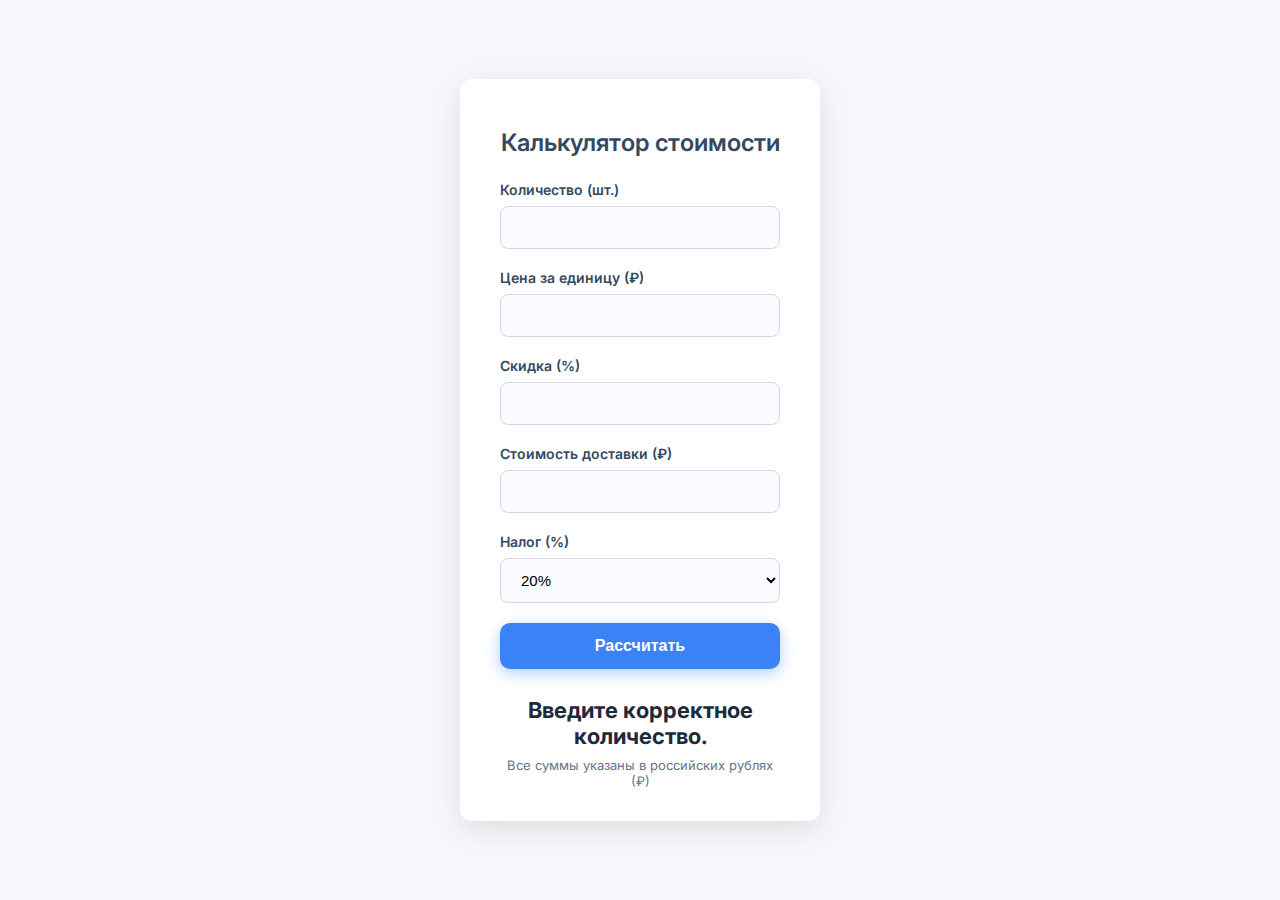
<file: Кильметов2105/cost/index.html>
<!DOCTYPE html>
<html lang="ru">
<head>
<meta charset="UTF-8" />
<meta name="viewport" content="width=device-width, initial-scale=1" />
<title>Калькулятор стоимости</title>
<style>
  @import url('https://fonts.googleapis.com/css2?family=Inter:wght@400;600&display=swap');
  * {
    box-sizing: border-box;
  }
  body {
    margin: 0;
    background: #f5f7fa;
    font-family: 'Inter', sans-serif;
    color: #2c3e50;
    display: flex;
    align-items: center;
    justify-content: center;
    height: 100vh;
  }
  .calculator {
    background: #fff;
    border-radius: 12px;
    box-shadow: 0 8px 30px rgba(0,0,0,0.1);
    padding: 32px 40px;
    width: 360px;
  }
  .calculator h1 {
    font-weight: 600;
    font-size: 24px;
    margin-bottom: 24px;
    text-align: center;
    color: #34495e;
  }
  label {
    display: block;
    font-weight: 600;
    margin-bottom: 8px;
    font-size: 14px;
    color: #34495e;
  }
  input[type="number"], select {
    width: 100%;
    padding: 12px 16px;
    font-size: 15px;
    border-radius: 8px;
    border: 1.5px solid #d1d9e6;
    background: #f9fbff;
    transition: border-color 0.3s ease;
    outline-offset: 2px;
    outline-color: transparent;
  }
  input[type="number"]:focus, select:focus {
    border-color: #3b82f6;
    outline-color: #3b82f6;
    background: #fff;
  }
  .row {
    margin-bottom: 20px;
  }
  button {
    width: 100%;
    padding: 14px 0;
    background: #3b82f6;
    border: none;
    border-radius: 10px;
    font-weight: 600;
    color: white;
    font-size: 16px;
    cursor: pointer;
    box-shadow: 0 4px 15px rgba(59,130,246,0.4);
    transition: background-color 0.3s ease;
  }
  button:hover {
    background: #2563eb;
  }
  .result {
    margin-top: 28px;
    font-weight: 700;
    font-size: 22px;
    color: #1e293b;
    text-align: center;
    user-select: none;
  }
  .note {
    margin-top: 8px;
    font-size: 13px;
    color: #64748b;
    text-align: center;
  }
</style>
</head>
<body>
  <section class="calculator" aria-label="Калькулятор стоимости">
    <h1>Калькулятор стоимости</h1>

    <div class="row">
      <label for="quantity">Количество (шт.)</label>
      <input type="number" id="quantity" min="1" />
    </div>

    <div class="row">
      <label for="unitPrice">Цена за единицу (₽)</label>
      <input type="number" id="unitPrice" min="0" step="0.01"  />
    </div>

    <div class="row">
      <label for="discount">Скидка (%)</label>
      <input type="number" id="discount" min="0" max="100" step="0.1"  />
    </div>

    <div class="row">
      <label for="delivery">Стоимость доставки (₽)</label>
      <input type="number" id="delivery" min="0" step="0.01"  />
    </div>

    <div class="row">
      <label for="tax">Налог (%)</label>
      <select id="tax">
        <option value="0">Без налога</option>
        <option value="5">5%</option>
        <option value="10">10%</option>
        <option value="20" selected>20%</option>
      </select>
    </div>

    <button id="calcBtn" type="button">Рассчитать</button>

    <div class="result" id="result" aria-live="polite" aria-atomic="true"></div>
    <div class="note">Все суммы указаны в российских рублях (₽)</div>
  </section>

<script>
  // Функция форматирования суммы в рублях с разделением тысяч
  function formatRub(value) {
    return value.toLocaleString('ru-RU', {
      style: 'currency',
      currency: 'RUB',
      minimumFractionDigits: 2,
      maximumFractionDigits: 2
    });
  }

  // Основная функция расчёта стоимости
  function calculateCost() {
    const quantity = parseInt(document.getElementById('quantity').value, 10);
    const unitPrice = parseFloat(document.getElementById('unitPrice').value);
    const discountPercent = parseFloat(document.getElementById('discount').value);
    const deliveryCost = parseFloat(document.getElementById('delivery').value);
    const taxPercent = parseFloat(document.getElementById('tax').value);

    if (isNaN(quantity) || quantity < 1) {
      showResult('Введите корректное количество.');
      return;
    }
    if (isNaN(unitPrice) || unitPrice < 0) {
      showResult('Введите корректную цену за единицу.');
      return;
    }
    if (isNaN(discountPercent) || discountPercent < 0 || discountPercent > 100) {
      showResult('Введите корректный процент скидки (0-100).');
      return;
    }
    if (isNaN(deliveryCost) || deliveryCost < 0) {
      showResult('Введите корректную стоимость доставки.');
      return;
    }
    if (isNaN(taxPercent) || taxPercent < 0) {
      showResult('Введите корректный налог.');
      return;
    }

    // Подсчёт суммы без скидки
    let subtotal = quantity * unitPrice;

    // Применение скидки
    let discountAmount = subtotal * (discountPercent / 100);
    let afterDiscount = subtotal - discountAmount;

    // Добавление стоимости доставки
    let withDelivery = afterDiscount + deliveryCost;

    // Добавление налога
    let taxAmount = withDelivery * (taxPercent / 100);
    let total = withDelivery + taxAmount;

    // Формируем вывод
    const resultHtml = `
      <div>Стоимость без скидки: <strong>${formatRub(subtotal)}</strong></div>
      <div>Скидка: <strong>${formatRub(discountAmount)}</strong></div>
      <div>Стоимость с учётом скидки: <strong>${formatRub(afterDiscount)}</strong></div>
      <div>Доставка: <strong>${formatRub(deliveryCost)}</strong></div>
      <div>Налог (${taxPercent}%): <strong>${formatRub(taxAmount)}</strong></div>
      <hr style="margin: 12px 0; border-color: #e2e8f0;" />
      <div>Итоговая стоимость: <strong style="font-size: 24px; color: #2563eb;">${formatRub(total)}</strong></div>
    `;
    showResult(resultHtml);
  }

  // Функция вывода результата в блок с id="result"
  function showResult(html) {
    const resultDiv = document.getElementById('result');
    resultDiv.innerHTML = html;
  }

  // Назначаем обработчик кнопке рассчёта
  document.getElementById('calcBtn').addEventListener('click', calculateCost);

  // Автоматический расчёт при загрузке страницы
  window.addEventListener('load', calculateCost);
</script>
</body>
</html>
</file>
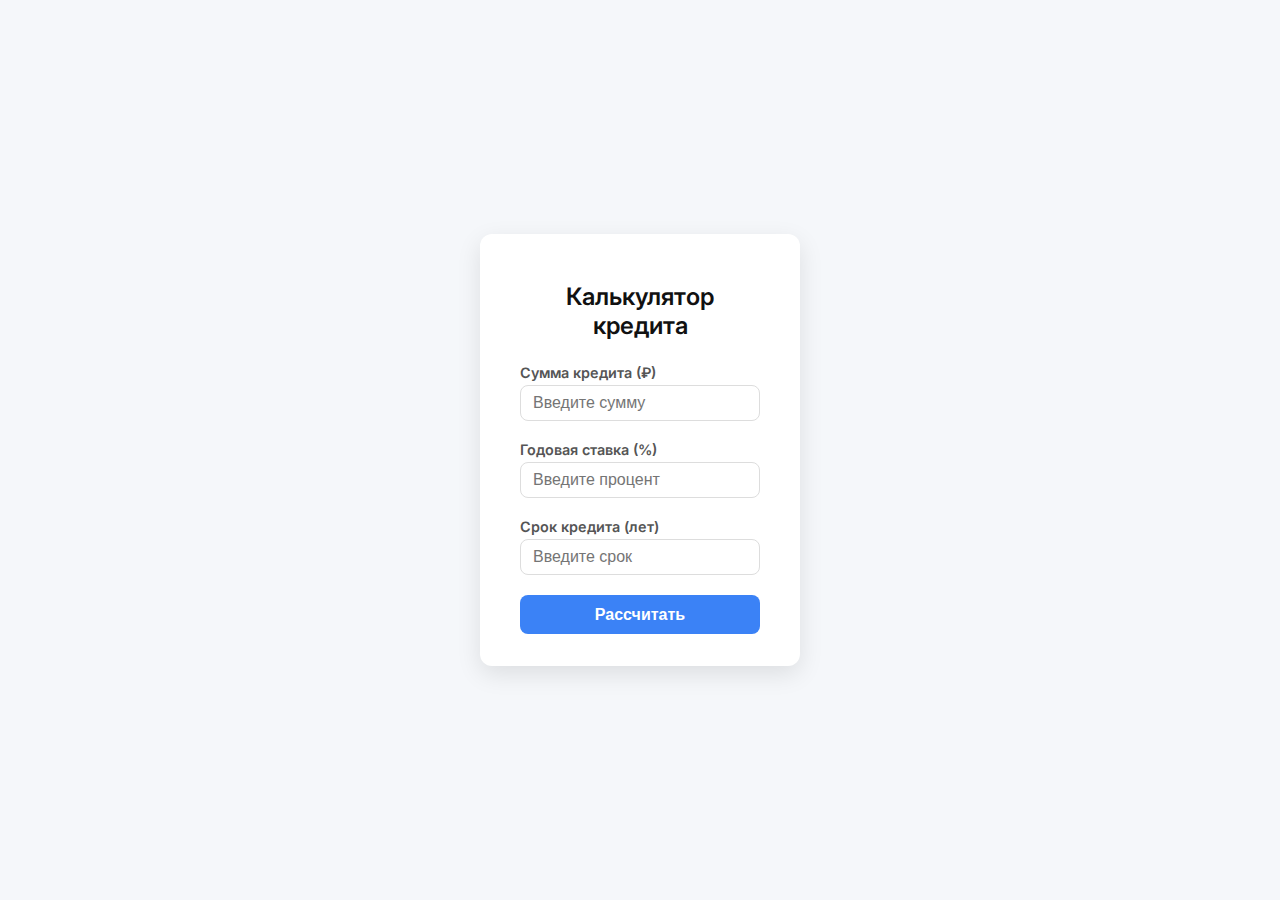
<file: Кильметов2105/loan/index.html>
<!DOCTYPE html>
<html lang="ru">
<head>
<meta charset="UTF-8" />
<meta name="viewport" content="width=device-width, initial-scale=1" />
<title>Калькулятор кредита</title>
<style>
  @import url('https://fonts.googleapis.com/css2?family=Inter:wght@400;600&display=swap');
  * {
    box-sizing: border-box;
  }
  body {
    margin: 0;
    background: #f5f7fa;
    font-family: 'Inter', sans-serif;
    display: flex;
    justify-content: center;
    align-items: center;
    height: 100vh;
    color: #222;
  }
  .container {
    background: #fff;
    border-radius: 12px;
    box-shadow: 0 8px 24px rgba(0,0,0,0.1);
    padding: 2rem 2.5rem;
    width: 320px;
  }
  h1 {
    font-weight: 600;
    font-size: 1.5rem;
    margin-bottom: 1.5rem;
    text-align: center;
    color: #111;
  }
  label {
    display: block;
    font-weight: 600;
    font-size: 0.9rem;
    margin-bottom: 0.25rem;
    color: #555;
  }
  input[type="number"] {
    width: 100%;
    padding: 0.5rem 0.75rem;
    border: 1.5px solid #ddd;
    border-radius: 8px;
    font-size: 1rem;
    transition: border-color 0.3s ease;
  }
  input[type="number"]:focus {
    border-color: #3b82f6;
    outline: none;
  }
  .input-group {
    margin-bottom: 1.25rem;
  }
  button {
    width: 100%;
    background: #3b82f6;
    color: white;
    font-weight: 600;
    font-size: 1rem;
    border: none;
    border-radius: 8px;
    padding: 0.65rem 0;
    cursor: pointer;
    transition: background-color 0.3s ease;
  }
  button:hover {
    background: #2563eb;
  }
  .result {
    margin-top: 1.5rem;
    background: #eef4ff;
    border-radius: 8px;
    padding: 1rem 1.25rem;
    font-size: 1rem;
    color: #1e40af;
    text-align: center;
    user-select: none;
  }
  .result span {
    font-weight: 600;
  }
</style>
</head>
<body>
  <div class="container" role="main" aria-label="Калькулятор кредита">
    <h1>Калькулятор кредита</h1>
    <form id="loan-form" novalidate>
      <div class="input-group">
        <label for="amount">Сумма кредита (₽)</label>
        <input type="number" id="amount" name="amount" min="1" step="1000" required placeholder="Введите сумму" />
      </div>
      <div class="input-group">
        <label for="interest">Годовая ставка (%)</label>
        <input type="number" id="interest" name="interest" min="0" step="0.01" required placeholder="Введите процент" />
      </div>
      <div class="input-group">
        <label for="years">Срок кредита (лет)</label>
        <input type="number" id="years" name="years" min="1" step="1" required placeholder="Введите срок" />
      </div>
      <button type="submit" aria-label="Рассчитать платеж">Рассчитать</button>
    </form>
    <div id="result" class="result" aria-live="polite" aria-atomic="true" hidden></div>
  </div>

<script>
  const form = document.getElementById('loan-form');
  const resultDiv = document.getElementById('result');

  form.addEventListener('submit', function(e) {
    e.preventDefault();

    // Получаем и парсим значения из формы
    const amount = parseFloat(form.amount.value.replace(/\s/g, ''));
    const annualInterest = parseFloat(form.interest.value);
    const years = parseInt(form.years.value, 10);

    // Проверка валидности введенных данных
    if (
      isNaN(amount) || amount <= 0 ||
      isNaN(annualInterest) || annualInterest < 0 ||
      isNaN(years) || years <= 0
    ) {
      resultDiv.hidden = false;
      resultDiv.style.color = '#dc2626'; // красный для ошибок
      resultDiv.textContent = 'Пожалуйста, введите корректные значения во все поля.';
      return;
    }

    // Месячная процентная ставка
    const monthlyInterest = annualInterest / 100 / 12;
    // Общее число платежей
    const n = years * 12;

    // Формула аннуитетного платежа
    let monthlyPayment;
    if (monthlyInterest === 0) {
      monthlyPayment = amount / n;
    } else {
      monthlyPayment = (amount * monthlyInterest) / (1 - Math.pow(1 + monthlyInterest, -n));
    }

    // Общая сумма выплат и переплата
    const totalPayment = monthlyPayment * n;
    const overpayment = totalPayment - amount;

    // Форматируем числа с разделителем тысяч и двумя знаками после запятой
    function formatRub(num) {
      return num.toLocaleString('ru-RU', {minimumFractionDigits: 2, maximumFractionDigits: 2}) + ' ₽';
    }

    // Вывод результата
    resultDiv.style.color = '#1e40af';
    resultDiv.hidden = false;
    resultDiv.innerHTML =
      `<div>Ежемесячный платеж: <span>${formatRub(monthlyPayment)}</span></div>` +
      `<div>Общая сумма выплат: <span>${formatRub(totalPayment)}</span></div>` +
      `<div>Переплата по кредиту: <span>${formatRub(overpayment)}</span></div>`;
  });
</script>
</body>
</html>
</file>
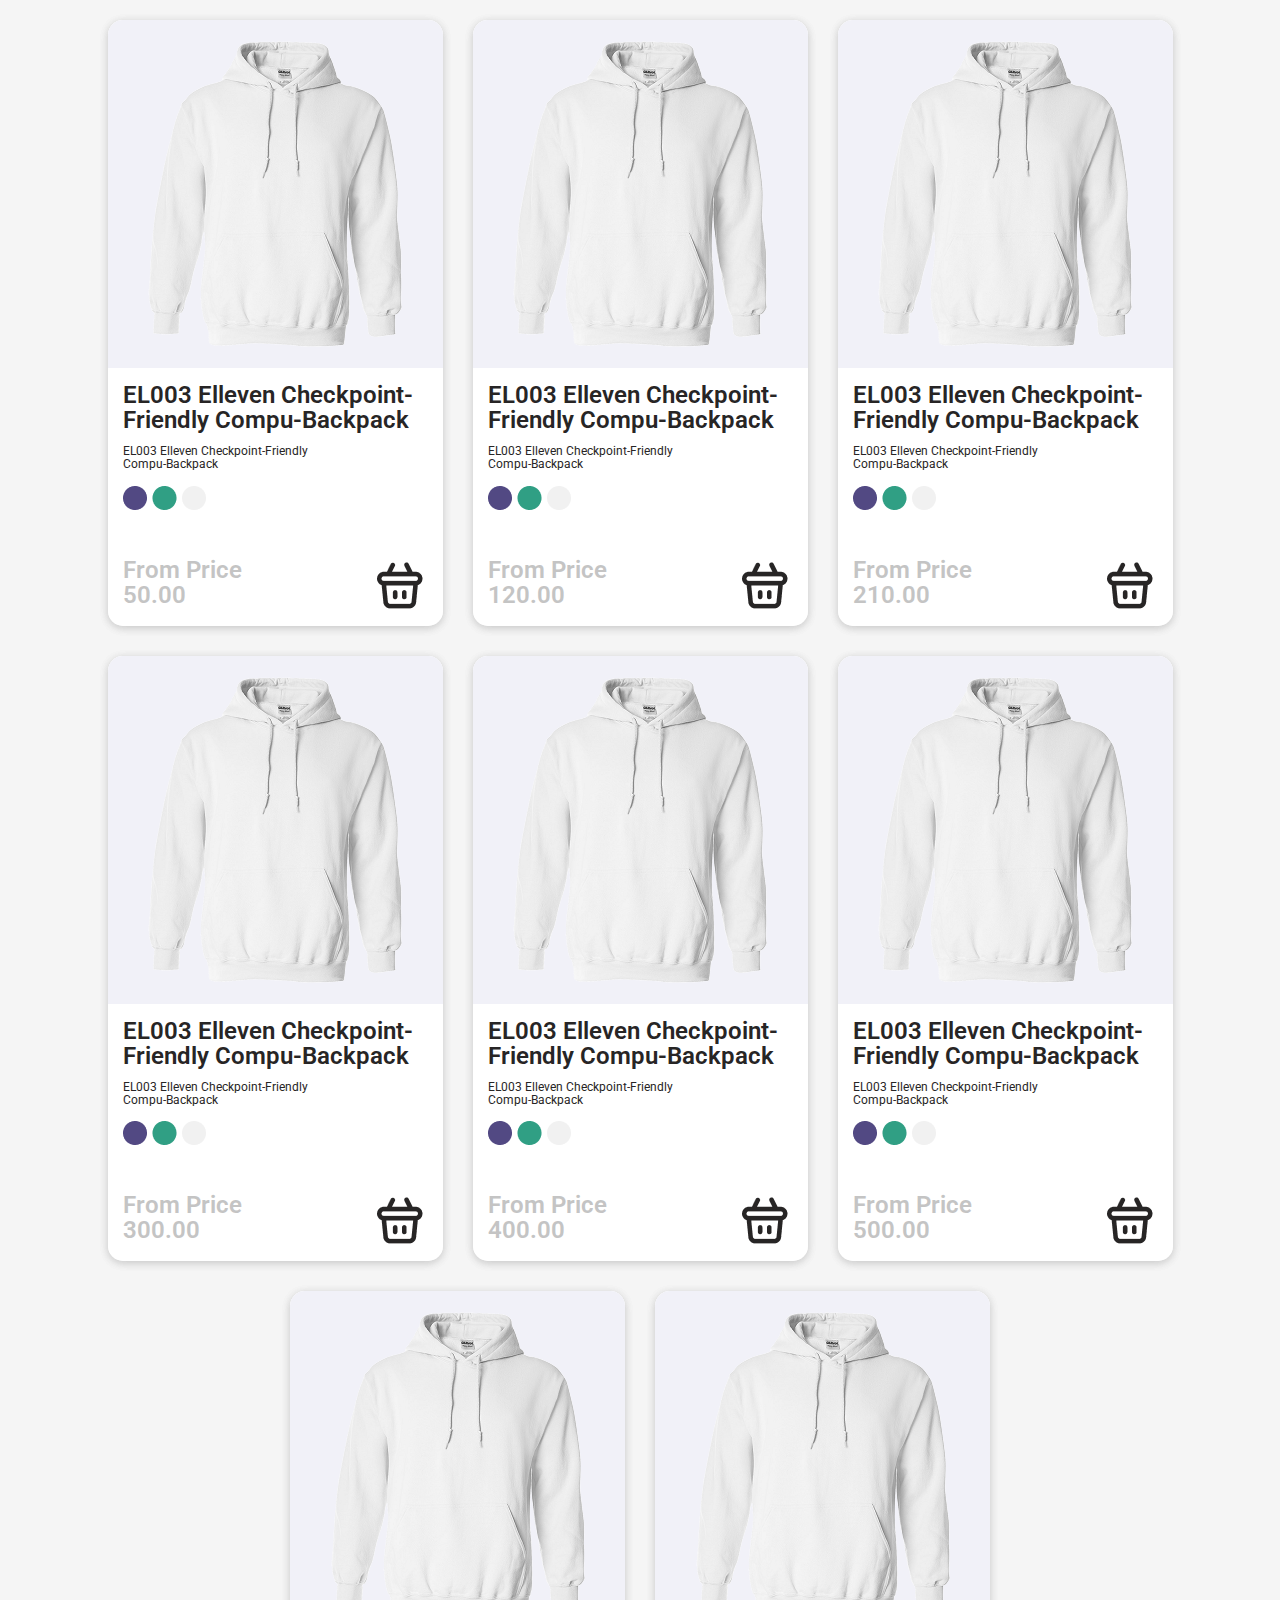
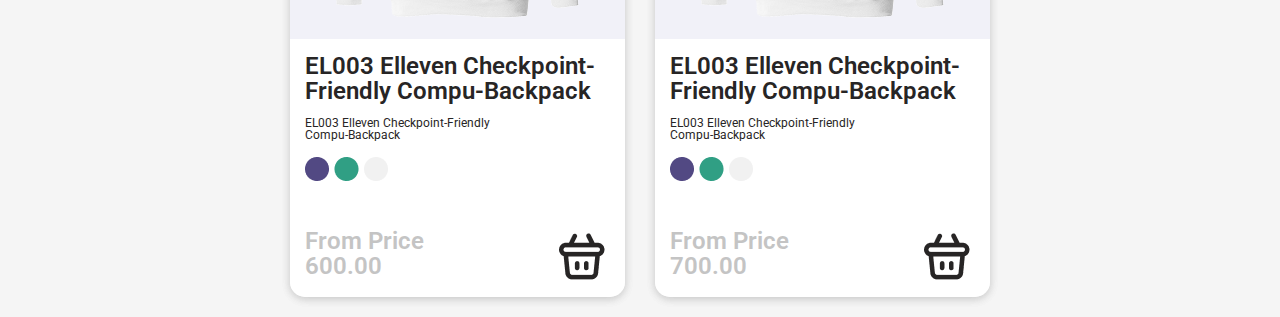
<file: Кильметов2105/maket2/index.html>
<!DOCTYPE html>
<html lang="ru">
<head>
    <meta charset="UTF-8">
    <meta name="viewport" content="width=device-width, initial-scale=1.0">
    <link rel="stylesheet" href="./style.css">
    <title>Каталог товаров</title>
</head>
<body>
    <div class="container">
        <div class="catalog" id="catalog">
        </div>
        <div class="modal-overlay" id="cart-modal">
          <div class="cart-modal">
            <div class="korzina">
              <div class="order-form">
                <p class="form-title">Оформить заказа</p>
                <p class="contact">Введите свои контактные данные, и наш <br> менеджер свяжется с Вами в течении 1 часа</p>
                <div class="form-group">
                    <input type="text" id="name" placeholder="Введите ваше имя">
                </div>
                <div class="form-group">
                    <input type="tel" id="phone" placeholder="Введите ваш телефон">
                </div>
                <div class="form-group">
                    <input type="text" id="address" placeholder="Введите адрес доставки">
                </div>
                <button class="zakaz-btn">Заказать</button>
                <div class="btd">
                <p class="bot-text">Натискаючи "Підтвердити замовлення", Ви даєте <br>згоду на обробку Ваших персональних даних</p>
              </div>
            </div>
            <div class="palka-vniz"></div>
            <div class="ks">
              <div class="korz-title">
              <div class="cart-header">
                  <div class="cart-title form-title">Корзина</div>
                  <div class="cart-total contact">Всего: <span id="total-amount">0.00</span></div>
                  
              </div>
              <button class="close-btn" id="close-cart"><img src="./img/close.png" alt=""></button>
            </div>
              
              <div class="cart-items" id="cart-items">
                  <div class="empty-cart">Корзина пуста</div>
              </div>
            </div>
          </div>
        </div>
      </div>
    </div>
    <script src="./script.js"></script>
</body>
</html>
</file>
<file: Кильметов2105/maket2/style.css>
@import url("https://fonts.googleapis.com/css2?family=Roboto:ital,wght@0,100..900;1,100..900&display=swap");

* {
  margin: 0;
  padding: 0;
  box-sizing: border-box;
  font-family: "Roboto", sans-serif;
}

body {
  background-color: #f5f5f5;
  padding: 20px;
}

.container {
  max-width: 1500px;
  margin: 0 auto;
  gap: 20px;
}

.catalog {
  display: flex;
  gap: 30px;
  flex-wrap: wrap;
  justify-content: center;
}

.product-card {
  box-shadow: 0 2px 10px rgba(0, 0, 0, 0.1);
  transition: transform 0.3s;
}

.product-card:hover {
  transform: translateY(-5px);
}

.product-price {
  font-weight: bold;
  color: #333;
  margin-bottom: 15px;
}

.add-to-cart {
  border: none;
  background: none;
}

.quantity-control {
  display: flex;
  max-width: 90px;
  align-items: center;
  border: 1px solid #ddd;
  border-radius: 20px;
  overflow: hidden;
}

.quantity-btn {
  background-color: #f5f5f5;
  border: none;
  width: 30px;
  height: 30px;
  display: flex;
  align-items: center;
  justify-content: center;
  cursor: pointer;
  font-size: 16px;
}

.quantity-btn:hover {
  background-color: #e0e0e0;
}

.quantity-value {
  width: 30px;
  text-align: center;
  border: none;
  border-left: 1px solid #ddd;
  border-right: 1px solid #ddd;
}

.remove-btn {
  background: none;
  border: none;
  color: #ff5252;
  cursor: pointer;
  font-size: 18px;
  display: flex;
  align-items: center;
}

.empty-cart {
  color: #999;
  text-align: center;
  padding: 20px 0;
}

.checkout-btn {
  width: 100%;
  padding: 12px;
  background-color: #2196f3;
  color: white;
  border: none;
  border-radius: 5px;
  margin-top: 20px;
  cursor: pointer;
  font-weight: bold;
}

.checkout-btn:hover {
  background-color: #0b7dda;
}

.cart-item-total {
  font-weight: bold;
  min-width: 70px;
  text-align: right;
}

ul {
  list-style: none;
  display: flex;
  gap: 5px;
}

.product-title {
  color: #272525;
  font-size: 24px;
  font-style: normal;
  font-weight: 600;
  line-height: 105.5%; /* 25.32px */
  max-width: 320px;
}

.desc {
  color: var(--main-black, #272525);
  font-size: 12px;
  font-style: normal;
  font-weight: 400;
  line-height: 105.5%; /* 12.66px */
  max-width: 220px;
  margin-top: 12px;
}

.img-section {
  background: #f1f1f8;
  display: flex;
  justify-content: center;
  border-radius: 15px 15px 0 0;
}

.product-card {
  border-radius: 15px;
  background: #fff;
}

.text-section {
  padding-top: 15px;
  padding-left: 15px;
}

.text-section p {
  margin-bottom: 15px;
}

.price-buy-section {
  display: flex;
  justify-content: space-between;
  padding: 44px 15px 10px 15px;
  position: relative;
  top: 0;
}

.price-buy-section p {
  color: #c4c4c4;
  font-size: 24px;
  font-style: normal;
  font-weight: 600;
  line-height: 105.5%; /* 25.32px */
}

.modal-overlay {
  position: fixed;
  top: 0;
  left: 0;
  right: 0;
  bottom: 0;
  background-color: rgba(0, 0, 0, 0.5);
  display: flex;
  justify-content: center;
  align-items: center;
  z-index: 1000;
  opacity: 0;
  visibility: hidden;
  transition: all 0.3s ease;
}

.modal-overlay.active {
  opacity: 1;
  visibility: visible;
}

.cart-modal {
  background-color: white;
  border-radius: 10px;
  max-height: 90vh;
  display: flex;
  flex-direction: column;
  box-shadow: 0 5px 15px rgba(0, 0, 0, 0.3);
  transform: translateY(-20px);
  transition: transform 0.3s ease;
  min-width: 1180px;
}

.modal-overlay.active .cart-modal {
  transform: translateY(0);
}

.korzina {
  display: flex;
}

.form-title {
  color: #272525;
  font-size: 36px;
  font-style: normal;
  font-weight: 700;
  line-height: normal;
  margin-bottom: 19px;
}

.contact {
  color: #454747;
  font-size: 16px;
  font-style: normal;
  font-weight: 400;
  line-height: normal;
  margin-bottom: 40px;
}

.form-group input {
  outline: none;
  border: none;
  border-bottom: 1px solid #454747;
  width: 280px;
  padding: 3px;
  color: #454747;
  font-size: 16px;
  font-style: normal;
  font-weight: 400;
  line-height: normal;
  margin-bottom: 20px;
}

.form-group input::placeholder {
  color: #454747;
  font-size: 16px;
  font-style: normal;
  font-weight: 400;
  line-height: normal;
  opacity: 0.5;
}

.bot-text {
  color: #737373;
  text-align: center;
  font-size: 10px;
  font-style: normal;
  font-weight: 400;
  line-height: 130.5%; /* 13.05px */
  letter-spacing: 0.075px;
}

.zakaz-btn {
  color: var(--white, #fff);
  text-align: center;
  font-size: 16px;
  font-style: normal;
  font-weight: 500;
  line-height: 140%; /* 22.4px */
  border-radius: 60px;
  background: #309f85;
  border: none;
  padding: 16px 97px;
  margin: 1px 0 16px;
}

.order-form {
  padding: 55px 41px 97px 71px;
}

.btd {
  display: flex;
  margin-left: 10px;
}

.palka-vniz {
  width: 2px;
  background: #454747;
  margin: 36px 0 36px;
}

.ks {
  padding: 55px 41px 97px 46px;
}

.ks .contact,
.form-title {
  margin-bottom: 10px;
}

.korz-title {
  display: flex;
  justify-content: space-between;
}

.close-btn {
  background: none;
  border: none;
  position: absolute;
  top: 10px;
  right: 15px;
}

.cart-item-info img {
  width: 70x;
  height: 70px;
  flex-shrink: 0;
}

.cart-item-info {
  display: flex;
  gap: 20px;
}

.cart-item-name {
  max-width: 280px;
  color: #272525;
  font-size: 16px;
  font-style: normal;
  font-weight: 600;
  line-height: normal;
}

.col img {
  width: 16px;
  height: 16px;
  flex-shrink: 0;
}

.col {
  display: flex;
  gap: 15px;
  margin-top: 5px;
}

.cart-item {
  display: flex;
}

.cart-item-total {
  color: #272525;
  text-align: right;
  font-size: 24px;
  font-style: normal;
  font-weight: 600;
  line-height: 105.5%; /* 25.32px */
  padding-top: 15px;
}

.qa {
  color: #9fa3b2;
  font-size: 12px;
  font-style: normal;
  font-weight: 400;
  line-height: 105.5%; /* 12.66px */
  text-align: center;
  margin-bottom: 3px;
}

.qab {
  color: #272525;
  font-size: 9px;
  font-style: normal;
  font-weight: 400;
  line-height: 105.5%; /* 9.495px */
  margin-top: 3px;
  text-align: center;
}

.remove-btn img {
  width: 24px;
  height: 24px;
}
</file>
